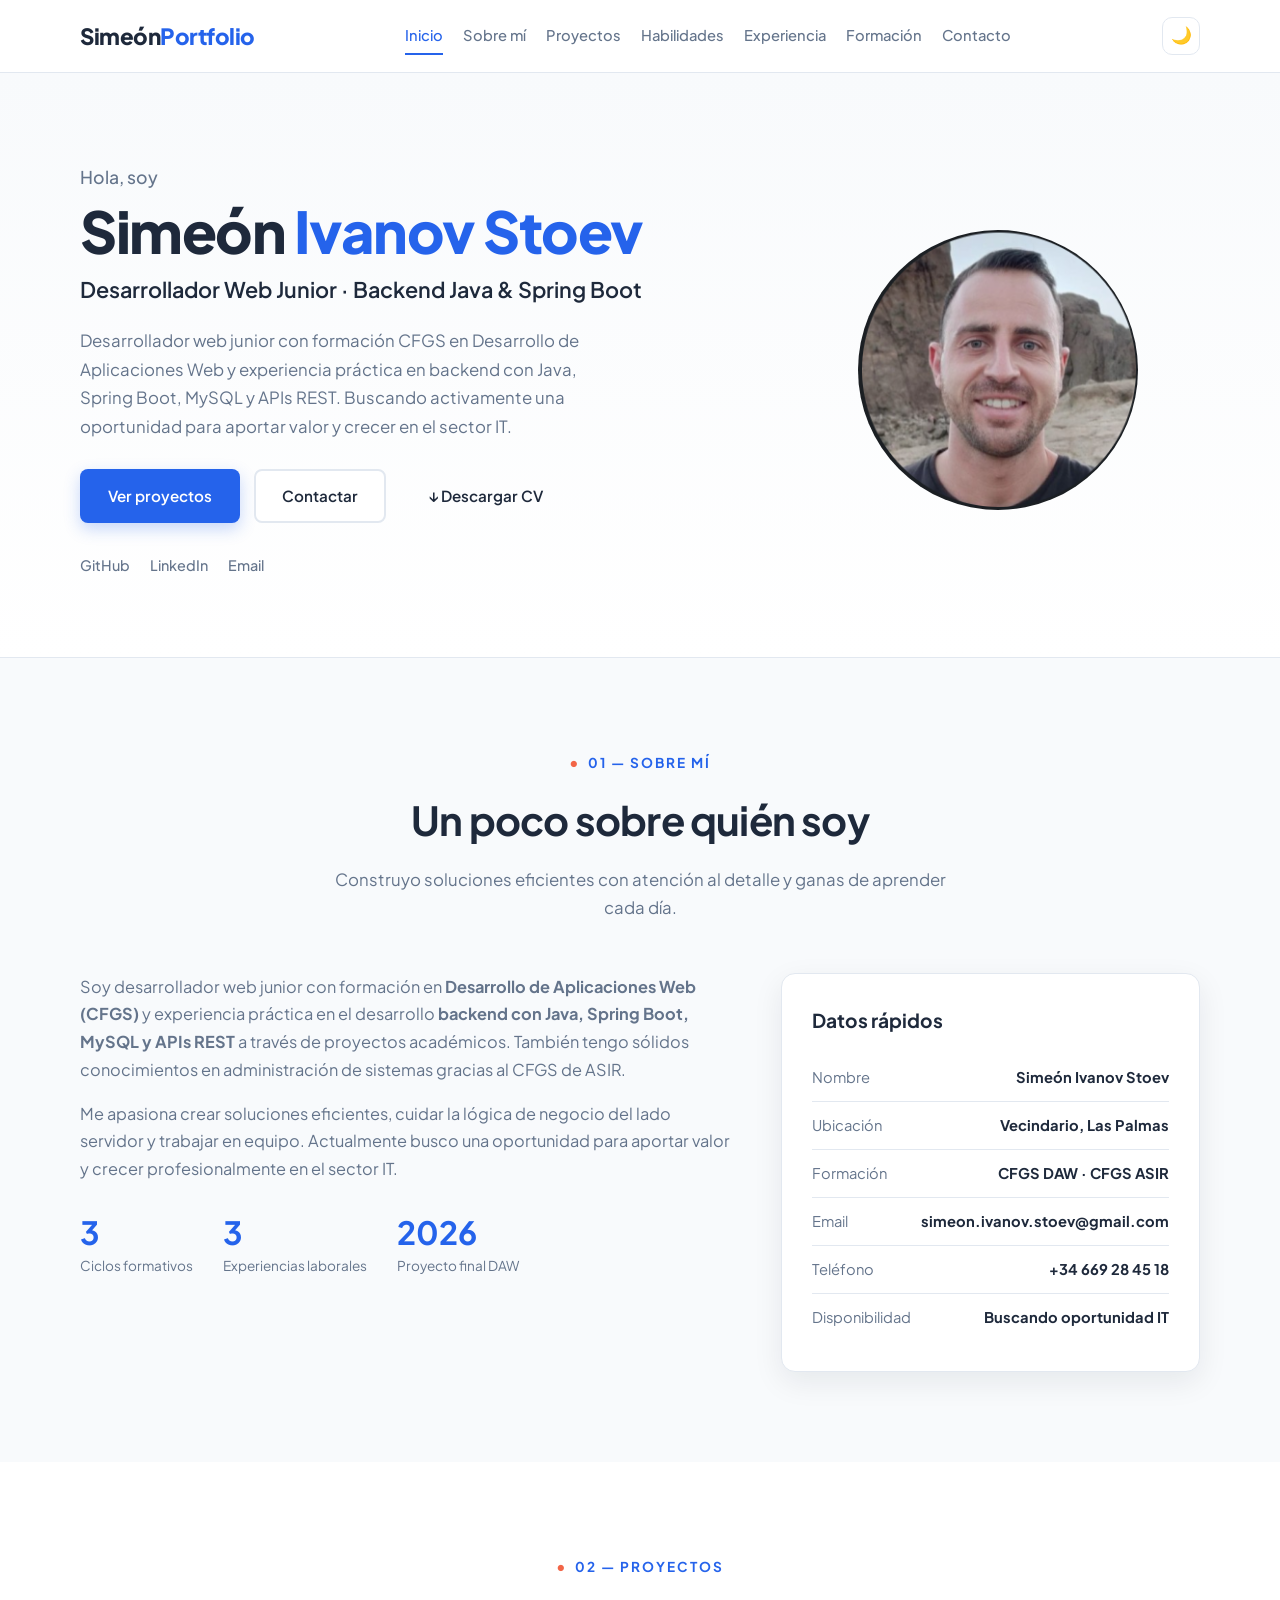
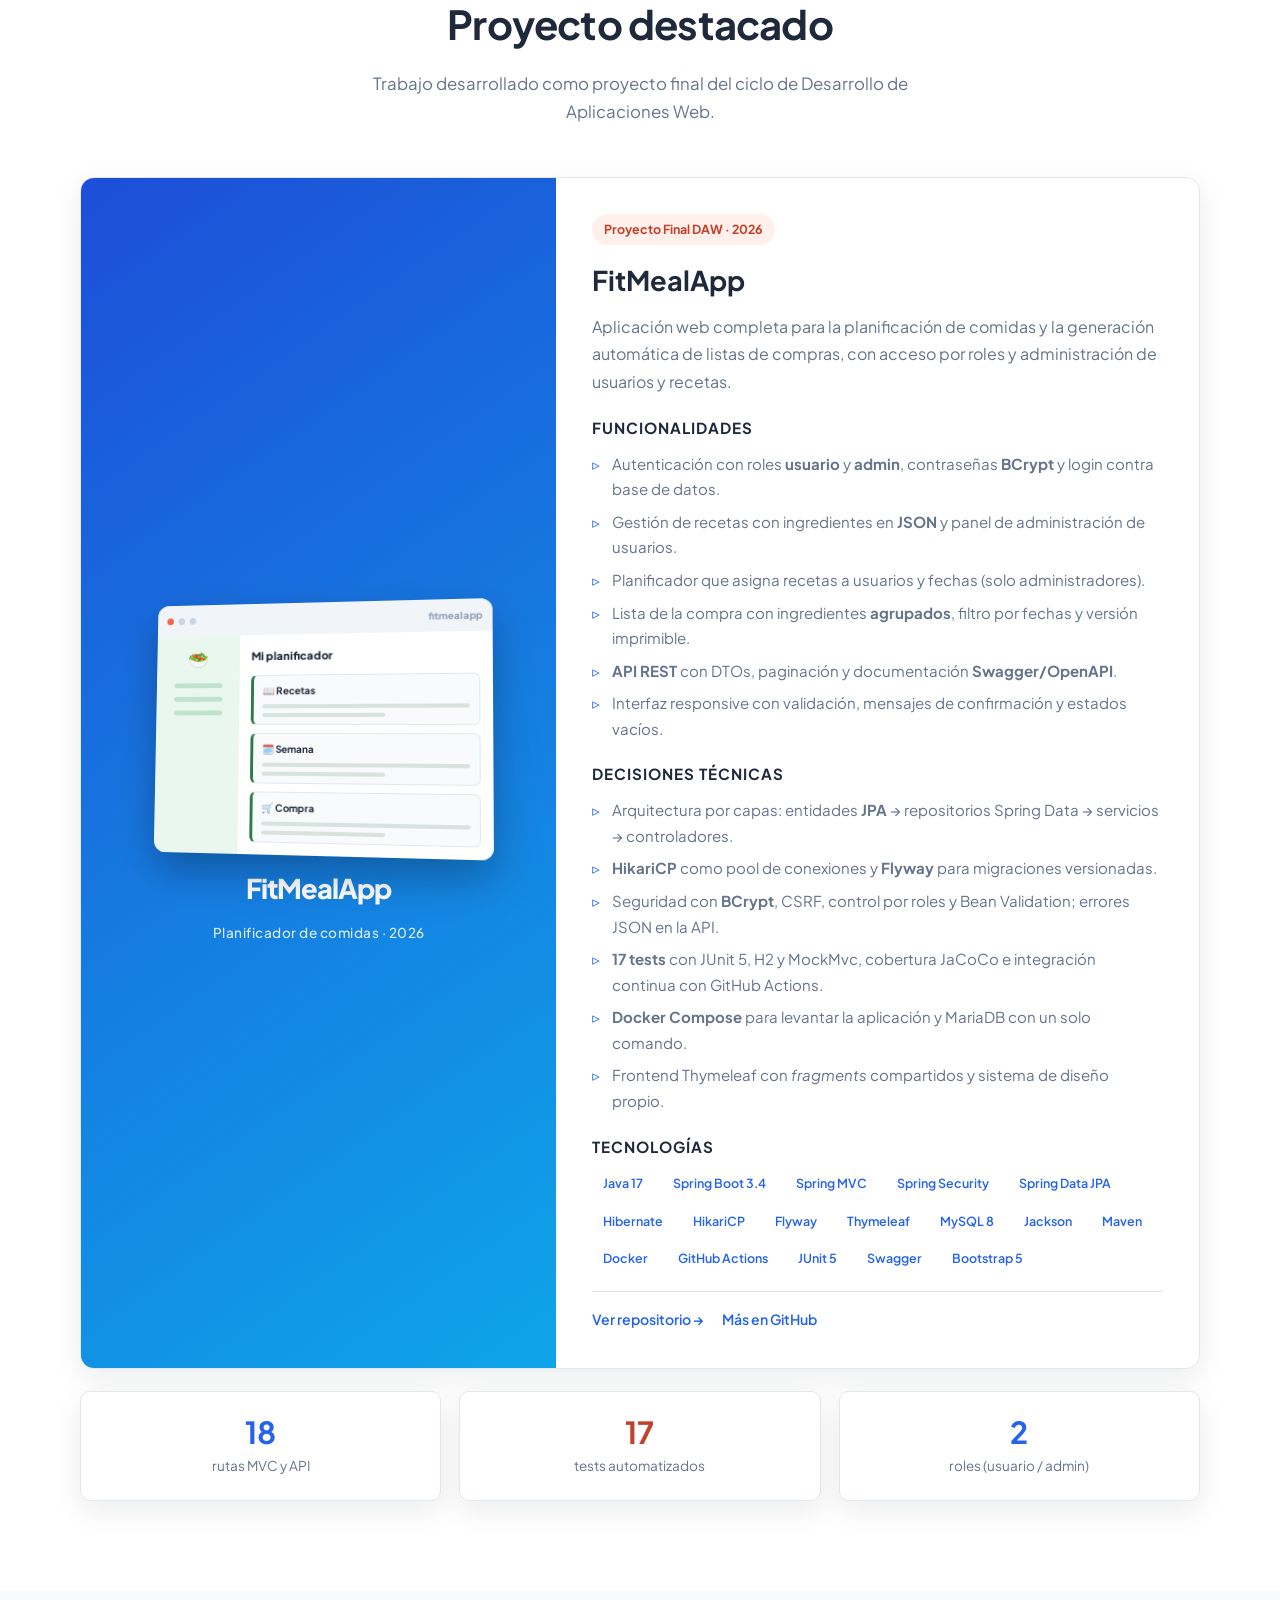
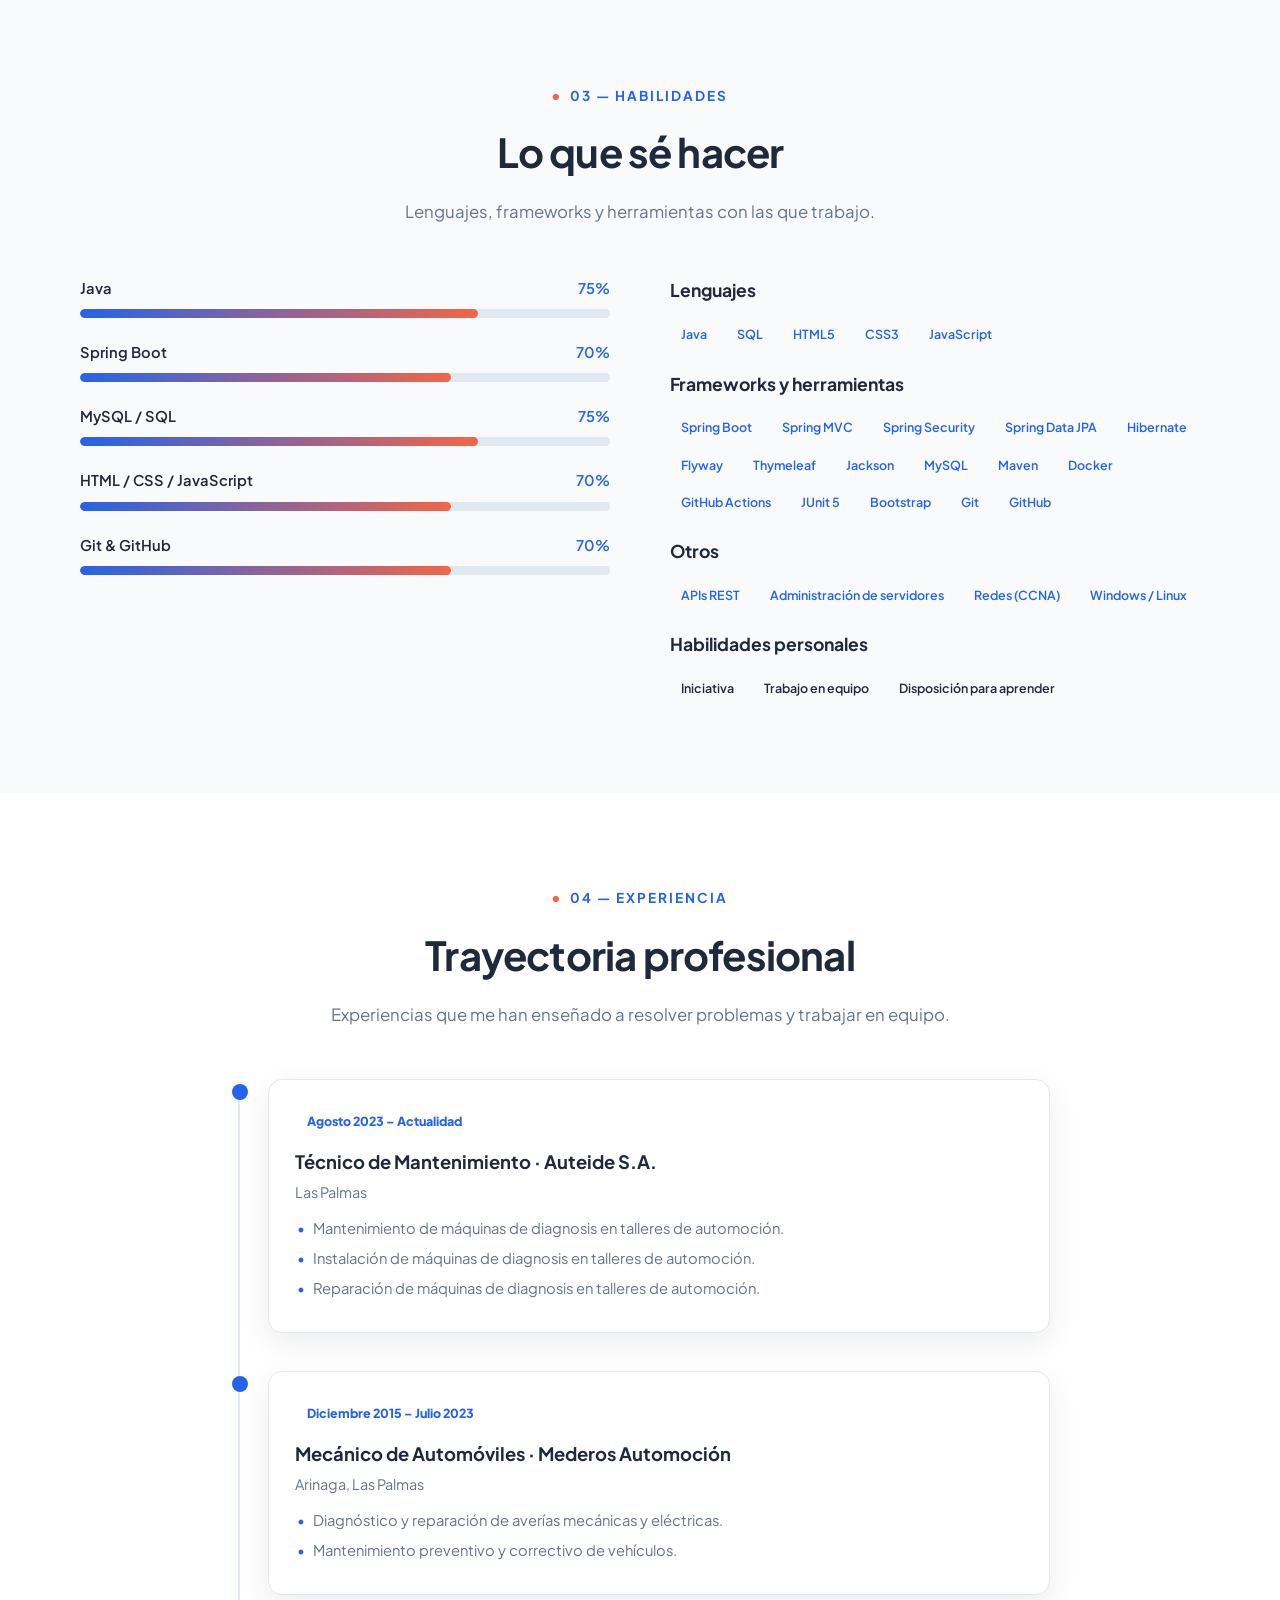
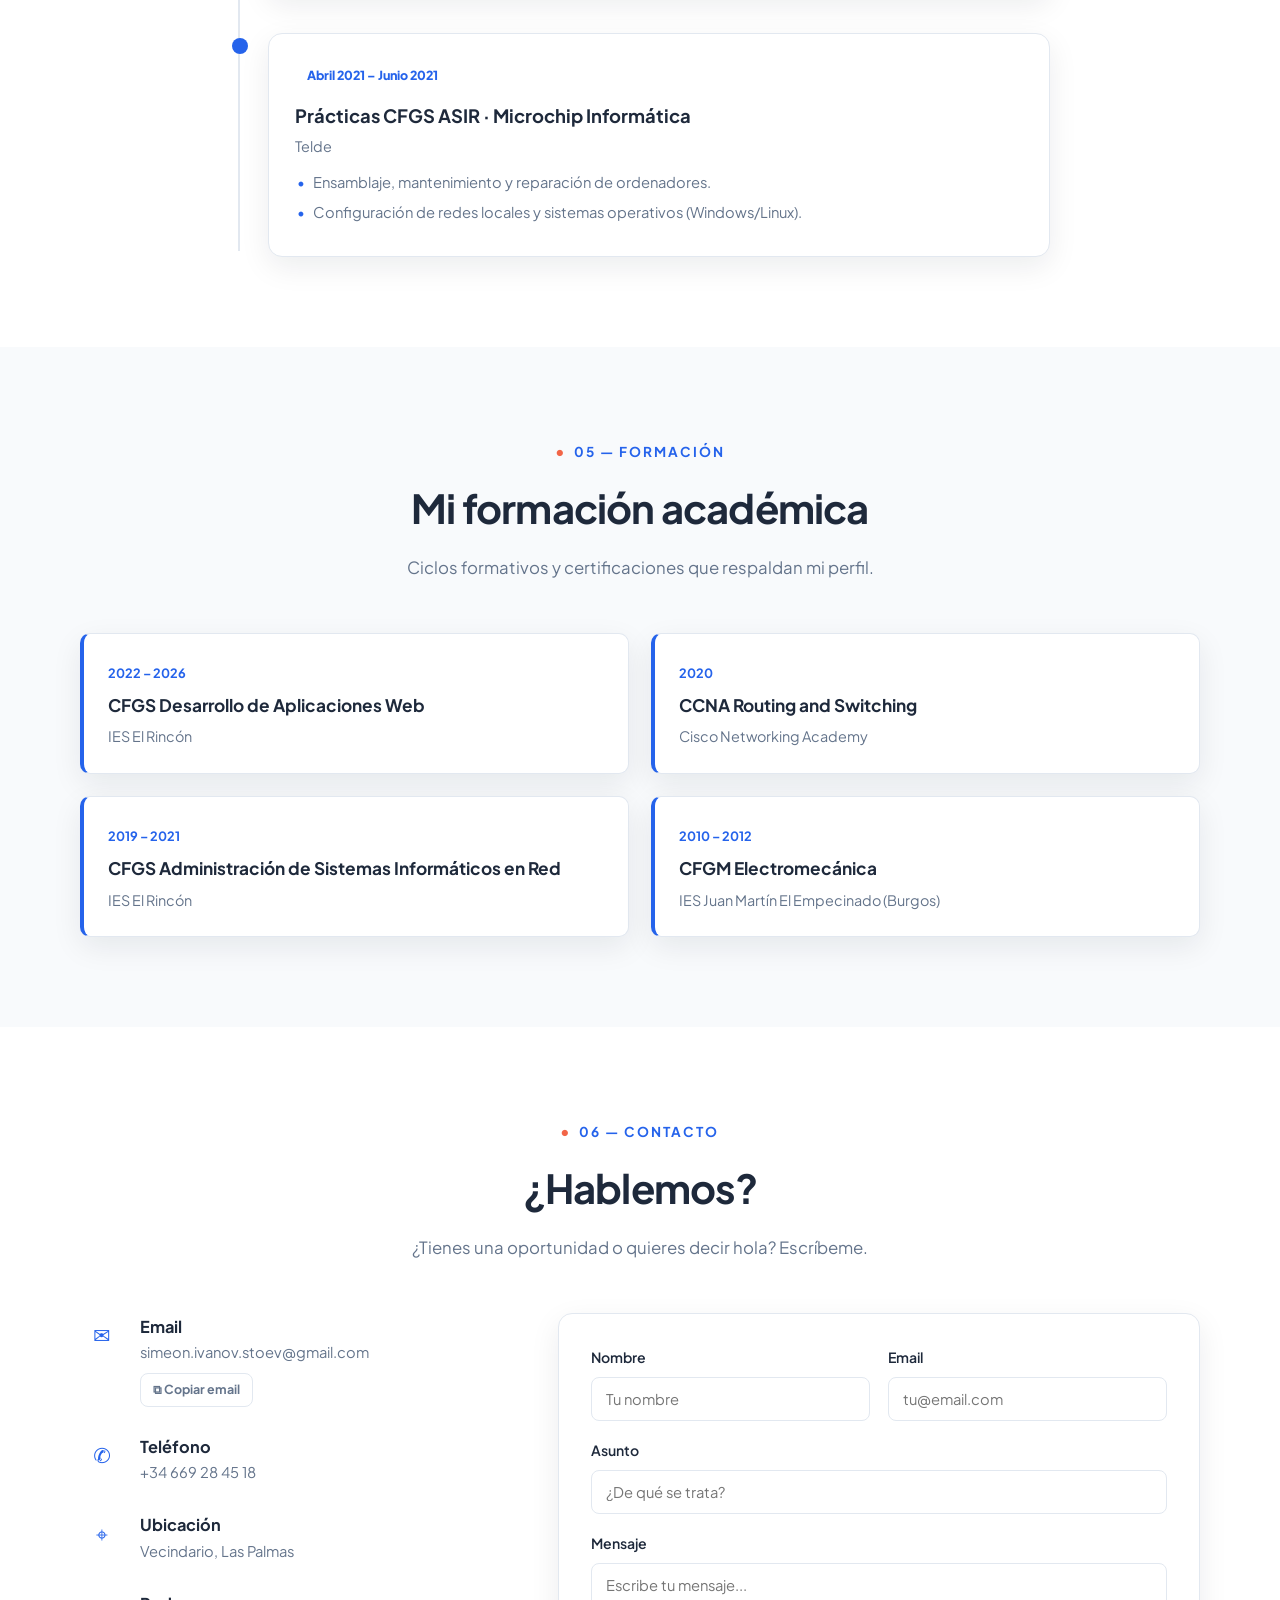
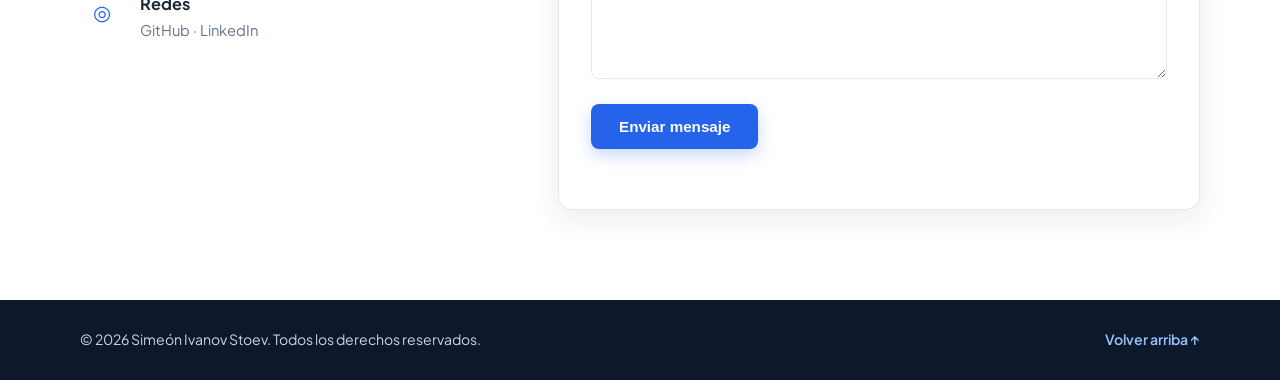
<file: index.html>
<!DOCTYPE html>
<html lang="es">
<head>
  <meta charset="UTF-8" />
  <meta name="viewport" content="width=device-width, initial-scale=1.0" />
  <title>Simeón Ivanov Stoev | Desarrollador Web Junior</title>
  <meta name="description" content="Portfolio de Simeón Ivanov Stoev: proyectos, habilidades, experiencia y formación en desarrollo web y sistemas." />
  <meta property="og:type" content="website" />
  <meta property="og:url" content="https://icemangtr1990.github.io/" />
  <meta property="og:title" content="Simeón Ivanov Stoev | Desarrollador Web Junior" />
  <meta property="og:description" content="Desarrollador Web Junior especializado en Java y Spring Boot. Proyectos, habilidades y contacto." />
  <meta property="og:image" content="https://icemangtr1990.github.io/foto.png" />
  <meta name="twitter:card" content="summary" />
  <link rel="icon" href="data:image/svg+xml,<svg xmlns=%22http://www.w3.org/2000/svg%22 viewBox=%220 0 100 100%22><text y=%22.9em%22 font-size=%2290%22>💻</text></svg>" />
  <link rel="preconnect" href="https://fonts.googleapis.com" />
  <link rel="preconnect" href="https://fonts.gstatic.com" crossorigin />
  <link href="https://fonts.googleapis.com/css2?family=Plus+Jakarta+Sans:wght@400;500;600;700;800&display=swap" rel="stylesheet" />
  <link rel="stylesheet" href="styles.css?v=4" />
</head>
<body>
  <a href="#contenido" class="skip-link">Saltar al contenido principal</a>
  <div class="scroll-progress" id="scrollProgress" aria-hidden="true"></div>
  <!-- ============ HEADER / NAV ============ -->
  <header class="site-header">
    <div class="container header-inner">
      <a href="#inicio" class="logo">Simeón<span>Portfolio</span></a>

      <nav class="nav" id="nav">
        <a href="#inicio" class="nav-link active">Inicio</a>
        <a href="#sobre-mi" class="nav-link">Sobre mí</a>
        <a href="#proyectos" class="nav-link">Proyectos</a>
        <a href="#habilidades" class="nav-link">Habilidades</a>
        <a href="#experiencia" class="nav-link">Experiencia</a>
        <a href="#formacion" class="nav-link">Formación</a>
        <a href="#contacto" class="nav-link">Contacto</a>
      </nav>

      <div class="header-actions">
        <button class="theme-toggle" id="themeToggle" aria-label="Cambiar a modo oscuro" title="Cambiar tema">
          <span class="theme-icon" aria-hidden="true">🌙</span>
        </button>
        <button class="menu-toggle" id="menuToggle" aria-label="Abrir menú" aria-expanded="false">
          <span></span><span></span><span></span>
        </button>
      </div>
    </div>
  </header>

  <main id="contenido">
    <!-- ============ HERO / INICIO ============ -->
    <section id="inicio" class="hero">
      <div class="container hero-inner">
        <div class="hero-text reveal">
          <p class="greeting">Hola, soy</p>
          <h1 class="hero-title">Simeón <span class="accent">Ivanov Stoev</span></h1>
          <h2 class="hero-subtitle">Desarrollador Web Junior · Backend Java &amp; Spring Boot</h2>
          <p class="hero-desc">
            Desarrollador web junior con formación CFGS en Desarrollo de Aplicaciones Web y
            experiencia práctica en backend con Java, Spring Boot, MySQL y APIs REST.
            Buscando activamente una oportunidad para aportar valor y crecer en el sector IT.
          </p>
          <div class="hero-actions">
            <a href="#proyectos" class="btn btn-primary">Ver proyectos</a>
            <a href="#contacto" class="btn btn-outline">Contactar</a>
            <a href="CV-Simeon-Ivanov-Stoev.pdf" download class="btn btn-ghost">↓ Descargar CV</a>
          </div>
          <div class="social-links">
            <a href="https://github.com/Icemangtr1990" target="_blank" rel="noopener">GitHub</a>
            <a href="https://www.linkedin.com/in/sime%C3%B3n-ivanov-steov-91034862" target="_blank" rel="noopener">LinkedIn</a>
            <a href="mailto:simeon.ivanov.stoev@gmail.com">Email</a>
          </div>
        </div>
        <div class="hero-visual reveal">
          <div class="avatar-frame">
            <img src="foto.png" alt="Foto de Simeón Ivanov Stoev" class="avatar" />
          </div>
        </div>
      </div>
    </section>

    <!-- ============ SOBRE MÍ ============ -->
    <section id="sobre-mi" class="section section-alt">
      <div class="container">
        <div class="section-heading reveal">
          <span class="section-label">01 — Sobre mí</span>
          <h2>Un poco sobre quién soy</h2>
          <p class="section-lead">Construyo soluciones eficientes con atención al detalle y ganas de aprender cada día.</p>
        </div>

        <div class="about-grid">
          <div class="about-text reveal">
            <p>
              Soy desarrollador web junior con formación en <strong>Desarrollo de Aplicaciones Web (CFGS)</strong>
              y experiencia práctica en el desarrollo <strong>backend con Java, Spring Boot, MySQL y APIs REST</strong>
              a través de proyectos académicos. También tengo sólidos conocimientos en administración de sistemas
              gracias al CFGS de ASIR.
            </p>
            <p>
              Me apasiona crear soluciones eficientes, cuidar la lógica de negocio del lado servidor y trabajar
              en equipo. Actualmente busco una oportunidad para aportar valor y crecer profesionalmente en el
              sector IT.
            </p>
            <div class="stats">
              <div class="stat"><strong>3</strong><span>Ciclos formativos</span></div>
              <div class="stat"><strong>3</strong><span>Experiencias laborales</span></div>
              <div class="stat"><strong>2026</strong><span>Proyecto final DAW</span></div>
            </div>
          </div>
          <div class="about-card reveal">
            <h3>Datos rápidos</h3>
            <ul class="info-list">
              <li><span>Nombre</span><strong>Simeón Ivanov Stoev</strong></li>
              <li><span>Ubicación</span><strong>Vecindario, Las Palmas</strong></li>
              <li><span>Formación</span><strong>CFGS DAW · CFGS ASIR</strong></li>
              <li><span>Email</span><strong>simeon.ivanov.stoev@gmail.com</strong></li>
              <li><span>Teléfono</span><strong>+34 669 28 45 18</strong></li>
              <li><span>Disponibilidad</span><strong>Buscando oportunidad IT</strong></li>
            </ul>
          </div>
        </div>
      </div>
    </section>

    <!-- ============ PROYECTOS ============ -->
    <section id="proyectos" class="section">
      <div class="container">
        <div class="section-heading reveal">
          <span class="section-label">02 — Proyectos</span>
          <h2>Proyecto destacado</h2>
          <p class="section-lead">Trabajo desarrollado como proyecto final del ciclo de Desarrollo de Aplicaciones Web.</p>
        </div>

        <article class="featured-project reveal">
          <div class="featured-visual">
            <div class="mockup-window" aria-hidden="true">
              <div class="mockup-bar"><span></span><span></span><span></span><em>fitmealapp</em></div>
              <div class="mockup-body">
                <div class="mockup-side">
                  <b>🥗</b><i></i><i></i><i></i>
                </div>
                <div class="mockup-main">
                  <div class="mockup-heading">Mi planificador</div>
                  <div class="mockup-cards">
                    <div class="mockup-card"><b>📖 Recetas</b><i></i><i></i></div>
                    <div class="mockup-card"><b>🗓️ Semana</b><i></i><i></i></div>
                    <div class="mockup-card"><b>🛒 Compra</b><i></i><i></i></div>
                  </div>
                </div>
              </div>
            </div>
            <span class="mockup-title">FitMealApp</span>
            <small>Planificador de comidas · 2026</small>
          </div>
          <div class="featured-body">
            <span class="project-badge">Proyecto Final DAW · 2026</span>
            <h3>FitMealApp</h3>
            <p>
              Aplicación web completa para la planificación de comidas y la generación automática
              de listas de compras, con acceso por roles y administración de usuarios y recetas.
            </p>

            <h4>Funcionalidades</h4>
            <ul class="featured-list">
              <li>Autenticación con roles <strong>usuario</strong> y <strong>admin</strong>, contraseñas <strong>BCrypt</strong> y login contra base de datos.</li>
              <li>Gestión de recetas con ingredientes en <strong>JSON</strong> y panel de administración de usuarios.</li>
              <li>Planificador que asigna recetas a usuarios y fechas (solo administradores).</li>
              <li>Lista de la compra con ingredientes <strong>agrupados</strong>, filtro por fechas y versión imprimible.</li>
              <li><strong>API REST</strong> con DTOs, paginación y documentación <strong>Swagger/OpenAPI</strong>.</li>
              <li>Interfaz responsive con validación, mensajes de confirmación y estados vacíos.</li>
            </ul>

            <h4>Decisiones técnicas</h4>
            <ul class="featured-list">
              <li>Arquitectura por capas: entidades <strong>JPA</strong> → repositorios Spring Data → servicios → controladores.</li>
              <li><strong>HikariCP</strong> como pool de conexiones y <strong>Flyway</strong> para migraciones versionadas.</li>
              <li>Seguridad con <strong>BCrypt</strong>, CSRF, control por roles y Bean Validation; errores JSON en la API.</li>
              <li><strong>17 tests</strong> con JUnit 5, H2 y MockMvc, cobertura JaCoCo e integración continua con GitHub Actions.</li>
              <li><strong>Docker Compose</strong> para levantar la aplicación y MariaDB con un solo comando.</li>
              <li>Frontend Thymeleaf con <em>fragments</em> compartidos y sistema de diseño propio.</li>
            </ul>

            <h4>Tecnologías</h4>
            <div class="tags">
              <span>Java 17</span><span>Spring Boot 3.4</span><span>Spring MVC</span>
              <span>Spring Security</span><span>Spring Data JPA</span><span>Hibernate</span>
              <span>HikariCP</span><span>Flyway</span><span>Thymeleaf</span><span>MySQL 8</span>
              <span>Jackson</span><span>Maven</span><span>Docker</span><span>GitHub Actions</span>
              <span>JUnit 5</span><span>Swagger</span><span>Bootstrap 5</span>
            </div>
            <div class="project-links">
              <a href="https://github.com/Icemangtr1990/FitMealApp" target="_blank" rel="noopener">Ver repositorio →</a>
              <a href="https://github.com/Icemangtr1990" target="_blank" rel="noopener">Más en GitHub</a>
            </div>
          </div>
        </article>

        <div class="project-highlights reveal">
          <div class="highlight"><strong>18</strong><span>rutas MVC y API</span></div>
          <div class="highlight"><strong>17</strong><span>tests automatizados</span></div>
          <div class="highlight"><strong>2</strong><span>roles (usuario / admin)</span></div>
        </div>
      </div>
    </section>

    <!-- ============ HABILIDADES ============ -->
    <section id="habilidades" class="section section-alt">
      <div class="container">
        <div class="section-heading reveal">
          <span class="section-label">03 — Habilidades</span>
          <h2>Lo que sé hacer</h2>
          <p class="section-lead">Lenguajes, frameworks y herramientas con las que trabajo.</p>
        </div>

        <div class="skills-layout">
          <div class="skills-bars reveal">
            <div class="skill">
              <div class="skill-info"><span>Java</span><span>75%</span></div>
              <div class="bar"><span style="--level: 75%"></span></div>
            </div>
            <div class="skill">
              <div class="skill-info"><span>Spring Boot</span><span>70%</span></div>
              <div class="bar"><span style="--level: 70%"></span></div>
            </div>
            <div class="skill">
              <div class="skill-info"><span>MySQL / SQL</span><span>75%</span></div>
              <div class="bar"><span style="--level: 75%"></span></div>
            </div>
            <div class="skill">
              <div class="skill-info"><span>HTML / CSS / JavaScript</span><span>70%</span></div>
              <div class="bar"><span style="--level: 70%"></span></div>
            </div>
            <div class="skill">
              <div class="skill-info"><span>Git &amp; GitHub</span><span>70%</span></div>
              <div class="bar"><span style="--level: 70%"></span></div>
            </div>
          </div>

          <div class="skills-tags reveal">
            <h3>Lenguajes</h3>
            <div class="tag-cloud">
              <span>Java</span><span>SQL</span><span>HTML5</span><span>CSS3</span><span>JavaScript</span>
            </div>
            <h3>Frameworks y herramientas</h3>
            <div class="tag-cloud">
              <span>Spring Boot</span><span>Spring MVC</span><span>Spring Security</span>
              <span>Spring Data JPA</span><span>Hibernate</span><span>Flyway</span>
              <span>Thymeleaf</span><span>Jackson</span><span>MySQL</span>
              <span>Maven</span><span>Docker</span><span>GitHub Actions</span>
              <span>JUnit 5</span><span>Bootstrap</span><span>Git</span><span>GitHub</span>
            </div>
            <h3>Otros</h3>
            <div class="tag-cloud">
              <span>APIs REST</span><span>Administración de servidores</span>
              <span>Redes (CCNA)</span><span>Windows / Linux</span>
            </div>
            <h3>Habilidades personales</h3>
            <div class="tag-cloud soft">
              <span>Iniciativa</span><span>Trabajo en equipo</span><span>Disposición para aprender</span>
            </div>
          </div>
        </div>
      </div>
    </section>

    <!-- ============ EXPERIENCIA ============ -->
    <section id="experiencia" class="section">
      <div class="container">
        <div class="section-heading reveal">
          <span class="section-label">04 — Experiencia</span>
          <h2>Trayectoria profesional</h2>
          <p class="section-lead">Experiencias que me han enseñado a resolver problemas y trabajar en equipo.</p>
        </div>

        <div class="timeline">
          <article class="timeline-item reveal">
            <div class="timeline-marker"></div>
            <div class="timeline-content">
              <span class="timeline-date">Agosto 2023 – Actualidad</span>
              <h3>Técnico de Mantenimiento · Auteide S.A.</h3>
              <p class="timeline-place">Las Palmas</p>
              <ul>
                <li>Mantenimiento de máquinas de diagnosis en talleres de automoción.</li>
                <li>Instalación de máquinas de diagnosis en talleres de automoción.</li>
                <li>Reparación de máquinas de diagnosis en talleres de automoción.</li>
              </ul>
            </div>
          </article>

          <article class="timeline-item reveal">
            <div class="timeline-marker"></div>
            <div class="timeline-content">
              <span class="timeline-date">Diciembre 2015 – Julio 2023</span>
              <h3>Mecánico de Automóviles · Mederos Automoción</h3>
              <p class="timeline-place">Arinaga, Las Palmas</p>
              <ul>
                <li>Diagnóstico y reparación de averías mecánicas y eléctricas.</li>
                <li>Mantenimiento preventivo y correctivo de vehículos.</li>
              </ul>
            </div>
          </article>

          <article class="timeline-item reveal">
            <div class="timeline-marker"></div>
            <div class="timeline-content">
              <span class="timeline-date">Abril 2021 – Junio 2021</span>
              <h3>Prácticas CFGS ASIR · Microchip Informática</h3>
              <p class="timeline-place">Telde</p>
              <ul>
                <li>Ensamblaje, mantenimiento y reparación de ordenadores.</li>
                <li>Configuración de redes locales y sistemas operativos (Windows/Linux).</li>
              </ul>
            </div>
          </article>
        </div>
      </div>
    </section>

    <!-- ============ FORMACIÓN ============ -->
    <section id="formacion" class="section section-alt">
      <div class="container">
        <div class="section-heading reveal">
          <span class="section-label">05 — Formación</span>
          <h2>Mi formación académica</h2>
          <p class="section-lead">Ciclos formativos y certificaciones que respaldan mi perfil.</p>
        </div>

        <div class="education-grid">
          <article class="edu-card reveal">
            <span class="edu-year">2022 – 2026</span>
            <h3>CFGS Desarrollo de Aplicaciones Web</h3>
            <p class="edu-place">IES El Rincón</p>
          </article>
          <article class="edu-card reveal">
            <span class="edu-year">2020</span>
            <h3>CCNA Routing and Switching</h3>
            <p class="edu-place">Cisco Networking Academy</p>
          </article>
          <article class="edu-card reveal">
            <span class="edu-year">2019 – 2021</span>
            <h3>CFGS Administración de Sistemas Informáticos en Red</h3>
            <p class="edu-place">IES El Rincón</p>
          </article>
          <article class="edu-card reveal">
            <span class="edu-year">2010 – 2012</span>
            <h3>CFGM Electromecánica</h3>
            <p class="edu-place">IES Juan Martín El Empecinado (Burgos)</p>
          </article>
        </div>
      </div>
    </section>

    <!-- ============ CONTACTO ============ -->
    <section id="contacto" class="section">
      <div class="container">
        <div class="section-heading reveal">
          <span class="section-label">06 — Contacto</span>
          <h2>¿Hablemos?</h2>
          <p class="section-lead">¿Tienes una oportunidad o quieres decir hola? Escríbeme.</p>
        </div>

        <div class="contact-layout">
          <div class="contact-info reveal">
            <div class="contact-item">
              <div class="contact-icon">✉</div>
              <div>
                <h3>Email</h3>
                <p>simeon.ivanov.stoev@gmail.com</p>
                <button type="button" class="copy-btn" id="copyEmail" data-email="simeon.ivanov.stoev@gmail.com"
                        aria-label="Copiar dirección de email">⧉ Copiar email</button>
              </div>
            </div>
            <div class="contact-item">
              <div class="contact-icon">✆</div>
              <div><h3>Teléfono</h3><p>+34 669 28 45 18</p></div>
            </div>
            <div class="contact-item">
              <div class="contact-icon">⌖</div>
              <div><h3>Ubicación</h3><p>Vecindario, Las Palmas</p></div>
            </div>
            <div class="contact-item">
              <div class="contact-icon">◎</div>
              <div><h3>Redes</h3><p>GitHub · LinkedIn</p></div>
            </div>
          </div>

          <form class="contact-form reveal" id="contactForm"
                action="https://formsubmit.co/simeon.ivanov.stoev@gmail.com" method="POST">
            <input type="hidden" name="_subject" value="Nuevo mensaje desde el portfolio" />
            <input type="hidden" name="_captcha" value="false" />
            <input type="hidden" name="_template" value="table" />
            <input type="hidden" name="_next" value="https://icemangtr1990.github.io/gracias.html" />
            <div class="form-row">
              <div class="form-group">
                <label for="nombre">Nombre</label>
                <input type="text" id="nombre" name="nombre" placeholder="Tu nombre" required />
              </div>
              <div class="form-group">
                <label for="email">Email</label>
                <input type="email" id="email" name="email" placeholder="tu@email.com" required />
              </div>
            </div>
            <div class="form-group">
              <label for="asunto">Asunto</label>
              <input type="text" id="asunto" name="asunto" placeholder="¿De qué se trata?" />
            </div>
            <div class="form-group">
              <label for="mensaje">Mensaje</label>
              <textarea id="mensaje" name="mensaje" rows="5" placeholder="Escribe tu mensaje..." required></textarea>
            </div>
            <button type="submit" class="btn btn-primary">Enviar mensaje</button>
            <p class="form-status" id="formStatus" role="status"></p>
          </form>
        </div>
      </div>
    </section>
  </main>

  <!-- ============ FOOTER ============ -->
  <footer class="site-footer">
    <div class="container footer-inner">
      <p>&copy; <span id="year"></span> Simeón Ivanov Stoev. Todos los derechos reservados.</p>
      <a href="#inicio" class="back-to-top">Volver arriba ↑</a>
    </div>
  </footer>

  <script src="script.js?v=2"></script>
</body>
</html>
</file>
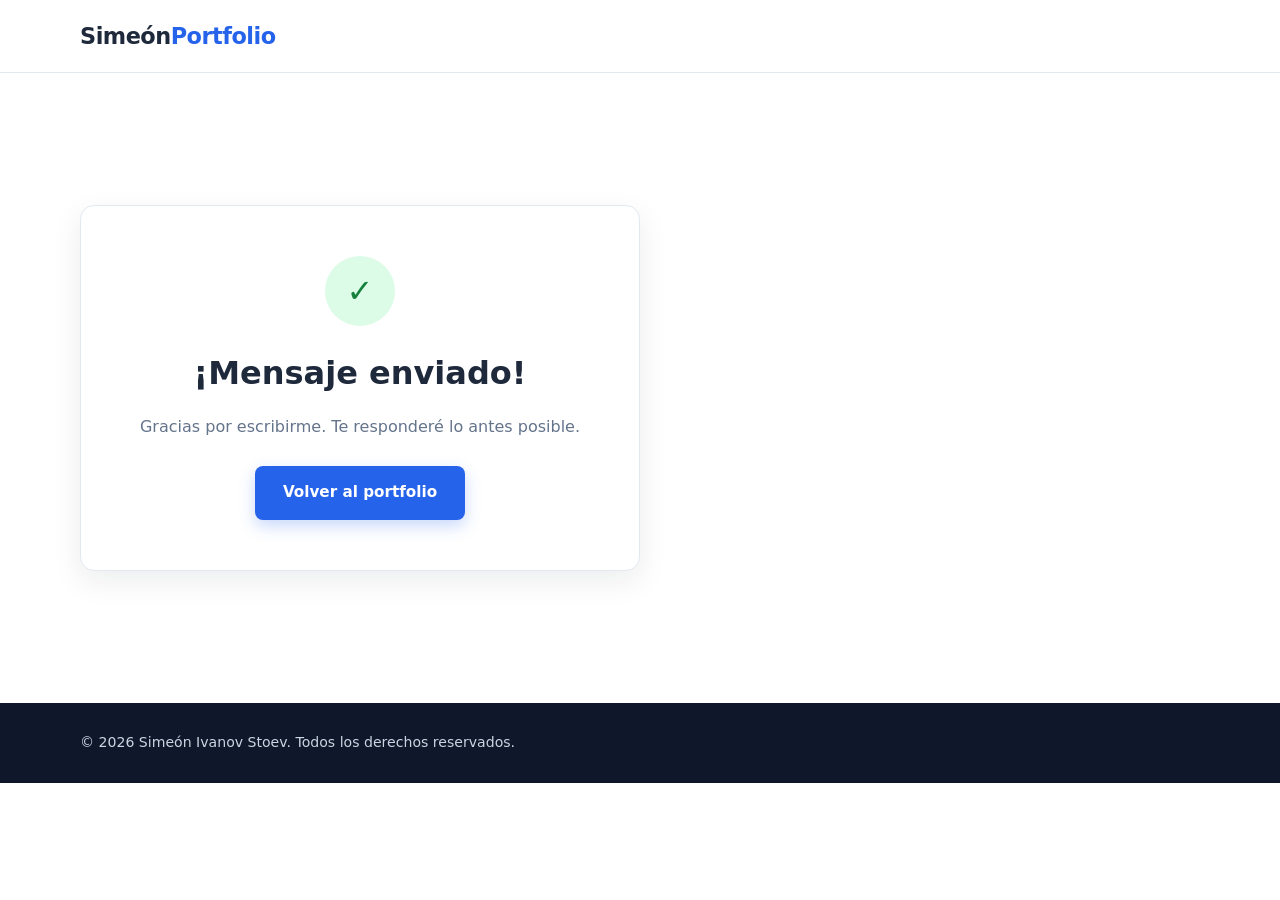
<file: gracias.html>
<!DOCTYPE html>
<html lang="es">
<head>
  <meta charset="UTF-8" />
  <meta name="viewport" content="width=device-width, initial-scale=1.0" />
  <title>Mensaje enviado | Simeón Ivanov Stoev</title>
  <link rel="stylesheet" href="styles.css?v=4" />
  <style>
    .thanks-page { min-height: 70vh; display: flex; align-items: center; justify-content: center; text-align: center; }
    .thanks-box { background: var(--card); border: 1px solid var(--border); border-radius: var(--radius); padding: 50px 40px; box-shadow: var(--shadow); max-width: 560px; }
    .thanks-icon { width: 70px; height: 70px; margin: 0 auto 20px; border-radius: 50%; background: #dcfce7; color: #15803d; display: flex; align-items: center; justify-content: center; font-size: 2rem; }
    .thanks-box h1 { font-size: 2rem; margin-bottom: 12px; }
    .thanks-box p { color: var(--text-muted); margin-bottom: 26px; }
  </style>
</head>
<body>
  <header class="site-header">
    <div class="container header-inner">
      <a href="index.html" class="logo">Simeón<span>Portfolio</span></a>
    </div>
  </header>

  <main class="thanks-page">
    <div class="container">
      <div class="thanks-box">
        <div class="thanks-icon">✓</div>
        <h1>¡Mensaje enviado!</h1>
        <p>Gracias por escribirme. Te responderé lo antes posible.</p>
        <a href="index.html" class="btn btn-primary">Volver al portfolio</a>
      </div>
    </div>
  </main>

  <footer class="site-footer">
    <div class="container footer-inner">
      <p>&copy; <span id="year"></span> Simeón Ivanov Stoev. Todos los derechos reservados.</p>
    </div>
  </footer>

  <script>document.getElementById("year").textContent = new Date().getFullYear();</script>
</body>
</html>
</file>
<file: styles.css>
/* ===================== BASE ===================== */
:root {
  --primary: #2563eb;
  --primary-dark: #1d4ed8;
  --accent: #0ea5e9;
  --text: #1e293b;
  --text-muted: #64748b;
  --bg: #ffffff;
  --bg-alt: #f8fafc;
  --border: #e2e8f0;
  --card: #ffffff;
  --shadow: 0 10px 30px rgba(15, 23, 42, 0.08);
  --shadow-hover: 0 18px 40px rgba(15, 23, 42, 0.14);
  --radius: 14px;
  --max-w: 1120px;

  /* Acento cálido */
  --warm: #f26547;
  --warm-dark: #c2412b;
  --warm-soft: #fff0eb;

  /* Superficies (cambian con el tema) */
  --soft: var(--soft);
  --soft-2: var(--soft-2);
  --bar-bg: #e2e8f0;
  --header-bg: rgba(255, 255, 255, 0.92);
  --hero-bg: linear-gradient(180deg, #f8fafc 0%, #ffffff 100%);
  --input-bg: #ffffff;
}

html[data-theme="dark"] {
  --bg: #0b1220;
  --bg-alt: #111d30;
  --text: #e8eef7;
  --text-muted: #9db0c6;
  --border: #263752;
  --card: #121f33;
  --soft: #16294a;
  --soft-2: #1a2b43;
  --bar-bg: #263752;
  --header-bg: rgba(11, 18, 32, 0.92);
  --hero-bg: linear-gradient(180deg, #132344 0%, #0b1220 100%);
  --input-bg: #121f33;
  --shadow: 0 10px 30px rgba(0, 0, 0, 0.35);
  --shadow-hover: 0 18px 40px rgba(0, 0, 0, 0.55);
  --warm-soft: #3a201c;
}

* { margin: 0; padding: 0; box-sizing: border-box; }

html { scroll-behavior: smooth; scroll-padding-top: 80px; }

body {
  font-family: "Plus Jakarta Sans", "Segoe UI", system-ui, -apple-system, sans-serif;
  color: var(--text);
  background: var(--bg);
  line-height: 1.7;
  -webkit-font-smoothing: antialiased;
}

a { text-decoration: none; color: inherit; }
img { max-width: 100%; display: block; }
ul { list-style: none; }

.container { width: 90%; max-width: var(--max-w); margin: 0 auto; }

/* Accesibilidad: enlace para saltar al contenido */
.skip-link {
  position: fixed;
  top: -60px; left: 16px;
  z-index: 200;
  background: var(--primary);
  color: #fff;
  padding: 10px 16px;
  border-radius: 8px;
  font-weight: 700;
  transition: top 0.2s ease;
}
.skip-link:focus { top: 12px; color: #fff; }

/* Barra de progreso de lectura */
.scroll-progress {
  position: fixed;
  top: 0; left: 0;
  height: 3px;
  width: 0;
  background: linear-gradient(90deg, var(--primary), var(--warm));
  z-index: 150;
  transition: width 0.1s linear;
}

:focus-visible {
  outline: 3px solid rgba(37, 99, 235, 0.45);
  outline-offset: 3px;
  border-radius: 4px;
}

/* Botón fantasma (secundario transparente) */
.btn-ghost {
  background: transparent;
  border-color: var(--border);
  color: var(--text);
}
.btn-ghost:hover { background: var(--soft); border-color: var(--primary); color: var(--primary); }

/* ===================== HEADER ===================== */
.site-header {
  position: sticky;
  top: 0;
  z-index: 100;
  background: var(--header-bg);
  backdrop-filter: blur(10px);
  border-bottom: 1px solid var(--border);
}

.header-inner {
  display: flex;
  align-items: center;
  justify-content: space-between;
  min-height: 72px;
}

.logo { font-size: 1.4rem; font-weight: 800; letter-spacing: -0.5px; color: var(--text); }
.logo span { color: var(--primary); }

.header-actions { display: flex; align-items: center; gap: 6px; }
.theme-toggle {
  display: grid;
  place-items: center;
  width: 38px; height: 38px;
  border: 1px solid var(--border);
  border-radius: 10px;
  background: var(--card);
  cursor: pointer;
  font-size: 1.05rem;
  transition: transform 0.25s ease, border-color 0.25s ease, background 0.25s ease;
}
.theme-toggle:hover { transform: rotate(18deg) scale(1.06); border-color: var(--warm); }
.theme-icon { line-height: 1; }

.nav { display: flex; gap: 20px; align-items: center; }
.nav-link {
  font-size: 0.92rem;
  font-weight: 500;
  color: var(--text-muted);
  padding: 6px 0;
  position: relative;
  transition: color 0.25s ease;
}
.nav-link::after {
  content: "";
  position: absolute;
  left: 0; bottom: 0;
  width: 0; height: 2px;
  background: var(--primary);
  transition: width 0.25s ease;
}
.nav-link:hover, .nav-link.active { color: var(--primary); }
.nav-link:hover::after, .nav-link.active::after { width: 100%; }

.menu-toggle {
  display: none;
  flex-direction: column;
  gap: 5px;
  background: none;
  border: none;
  cursor: pointer;
  padding: 8px;
}
.menu-toggle span {
  display: block;
  width: 24px; height: 2px;
  background: var(--text);
  border-radius: 2px;
  transition: 0.3s ease;
}

/* ===================== BUTTONS ===================== */
.btn {
  display: inline-block;
  padding: 12px 26px;
  border-radius: 8px;
  font-weight: 600;
  font-size: 0.95rem;
  transition: transform 0.2s ease, background 0.2s ease, box-shadow 0.2s ease;
  cursor: pointer;
  border: 2px solid transparent;
}
.btn:hover { transform: translateY(-2px); }
.btn-primary {
  background: var(--primary);
  color: #fff;
  box-shadow: 0 6px 16px rgba(37, 99, 235, 0.25);
}
.btn-primary:hover { background: var(--primary-dark); box-shadow: 0 10px 22px rgba(37, 99, 235, 0.35); }
.btn-outline { border-color: var(--border); color: var(--text); background: var(--input-bg); }
.btn-outline:hover { border-color: var(--primary); color: var(--primary); }

/* ===================== HERO ===================== */
.hero {
  padding: 90px 0 80px;
  background: var(--hero-bg);
  border-bottom: 1px solid var(--border);
}
.hero-inner {
  display: grid;
  grid-template-columns: 1.3fr 0.8fr;
  gap: 60px;
  align-items: center;
}
.greeting { font-size: 1.1rem; color: var(--text-muted); font-weight: 500; margin-bottom: 6px; }
.hero-title { font-size: clamp(2.3rem, 5vw, 3.6rem); line-height: 1.1; letter-spacing: -1.5px; font-weight: 800; }
.hero-title .accent { color: var(--primary); }
.hero-subtitle { font-size: 1.35rem; color: var(--text); font-weight: 600; margin: 10px 0 18px; }
.hero-desc { color: var(--text-muted); max-width: 540px; font-size: 1.05rem; margin-bottom: 28px; }
.hero-actions { display: flex; gap: 14px; flex-wrap: wrap; }
.social-links { display: flex; gap: 20px; margin-top: 30px; }
.social-links a { color: var(--text-muted); font-weight: 500; font-size: 0.9rem; transition: color 0.2s ease; }
.social-links a:hover { color: var(--primary); }

.avatar-frame {
  position: relative;
  width: 280px; height: 280px;
  margin: 0 auto;
  border-radius: 50%;
  overflow: hidden;
  box-shadow: 0 0 0 12px var(--soft), var(--shadow);
  background: var(--soft);
}
.avatar {
  position: absolute;
  top: 50%; left: 50%;
  width: 112%; height: 112%;
  transform: translate(-50%, -50%);
  object-fit: cover;
  object-position: center;
  display: block;
}

/* ===================== SECTIONS ===================== */
.section { padding: 90px 0; }
.section-alt { background: var(--bg-alt); }
.section-heading { max-width: 640px; margin: 0 auto 50px; text-align: center; }
.section-label { color: var(--primary); font-weight: 700; font-size: 0.85rem; letter-spacing: 2px; text-transform: uppercase; }
.section-label::before { content: "●"; color: var(--warm); font-size: 0.6em; margin-right: 8px; vertical-align: 1px; }
.section-heading h2 { font-size: clamp(1.8rem, 4vw, 2.5rem); letter-spacing: -0.8px; margin: 10px 0 12px; }
.section-lead { color: var(--text-muted); font-size: 1.05rem; }

/* ===================== ABOUT ===================== */
.about-grid { display: grid; grid-template-columns: 1.4fr 0.9fr; gap: 50px; align-items: start; }
.about-text p { color: var(--text-muted); margin-bottom: 16px; font-size: 1.02rem; }
.stats { display: flex; gap: 30px; margin-top: 30px; flex-wrap: wrap; }
.stat strong { display: block; font-size: 2rem; color: var(--primary); line-height: 1.2; }
.stat span { font-size: 0.85rem; color: var(--text-muted); }

.about-card {
  background: var(--card);
  padding: 30px;
  border-radius: var(--radius);
  box-shadow: var(--shadow);
  border: 1px solid var(--border);
}
.about-card h3 { margin-bottom: 18px; font-size: 1.2rem; }
.info-list li { display: flex; justify-content: space-between; gap: 16px; padding: 11px 0; border-bottom: 1px solid var(--border); font-size: 0.92rem; }
.info-list li:last-child { border-bottom: none; }
.info-list span { color: var(--text-muted); }
.info-list strong { text-align: right; }

/* ===================== PROJECTS ===================== */
.projects-grid { display: grid; grid-template-columns: repeat(3, 1fr); gap: 28px; }
.project-card {
  background: var(--card);
  border-radius: var(--radius);
  overflow: hidden;
  box-shadow: var(--shadow);
  border: 1px solid var(--border);
  transition: transform 0.3s ease, box-shadow 0.3s ease;
}
.project-card:hover { transform: translateY(-6px); box-shadow: var(--shadow-hover); }
.project-image {
  height: 160px;
  display: flex; align-items: center; justify-content: center;
  color: #fff; font-weight: 700; font-size: 1.05rem; letter-spacing: 1px;
}
.p1 { background: linear-gradient(135deg, #2563eb, #60a5fa); }
.p2 { background: linear-gradient(135deg, #0891b2, #67e8f9); }
.p3 { background: linear-gradient(135deg, #7c3aed, #c4b5fd); }
.p4 { background: linear-gradient(135deg, #059669, #6ee7b7); }
.p5 { background: linear-gradient(135deg, #db2777, #f9a8d4); }
.p6 { background: linear-gradient(135deg, #ea580c, #fdba74); }
.project-body { padding: 22px; }
.project-body h3 { font-size: 1.15rem; margin-bottom: 8px; }
.project-body p { color: var(--text-muted); font-size: 0.92rem; margin-bottom: 14px; }
.tags, .tag-cloud { display: flex; flex-wrap: wrap; gap: 8px; }
.tags span, .tag-cloud span {
  background: var(--soft);
  color: var(--primary);
  padding: 4px 11px;
  border-radius: 20px;
  font-size: 0.78rem;
  font-weight: 600;
}
.project-links { display: flex; gap: 18px; margin-top: 18px; padding-top: 16px; border-top: 1px solid var(--border); }
.project-links a { color: var(--primary); font-size: 0.88rem; font-weight: 600; }
.project-links a:hover { text-decoration: underline; }

/* ===================== FEATURED PROJECT ===================== */
.featured-project {
  display: grid;
  grid-template-columns: 0.85fr 1.15fr;
  background: var(--card);
  border: 1px solid var(--border);
  border-radius: var(--radius);
  overflow: hidden;
  box-shadow: var(--shadow);
}
.featured-visual {
  background: linear-gradient(145deg, #1d4ed8, #0ea5e9);
  color: #fff;
  display: flex;
  flex-direction: column;
  align-items: center;
  justify-content: center;
  gap: 10px;
  min-height: 300px;
  text-align: center;
  padding: 24px;
  overflow: hidden;
}

/* Mini-mockup de la app hecho solo con CSS */
.mockup-window {
  width: 88%;
  max-width: 340px;
  background: #fff;
  border-radius: 12px;
  box-shadow: 0 18px 40px rgba(0, 0, 0, 0.28);
  overflow: hidden;
  transform: perspective(700px) rotateY(-8deg) rotateX(3deg);
  transition: transform 0.45s ease;
}
.featured-project:hover .mockup-window { transform: perspective(700px) rotateY(0) rotateX(0); }
.mockup-bar {
  display: flex;
  align-items: center;
  gap: 5px;
  background: #f1f5f9;
  padding: 8px 10px;
}
.mockup-bar span { width: 7px; height: 7px; border-radius: 50%; background: #cbd5e1; }
.mockup-bar span:first-child { background: var(--warm); }
.mockup-bar em { margin-left: auto; font-size: 0.6rem; font-style: normal; font-weight: 800; color: #94a3b8; }
.mockup-body { display: flex; min-height: 130px; }
.mockup-side {
  width: 26%;
  background: #eaf7ef;
  padding: 10px 8px;
  display: flex;
  flex-direction: column;
  align-items: center;
  gap: 9px;
}
.mockup-side b { font-size: 1.1rem; }
.mockup-side i { display: block; width: 70%; height: 5px; border-radius: 4px; background: #bfe3cd; }
.mockup-main { flex: 1; padding: 12px; background: #fff; }
.mockup-heading { font-size: 0.7rem; font-weight: 800; color: #1e293b; margin-bottom: 10px; text-align: left; }
.mockup-cards { display: grid; gap: 8px; }
.mockup-card {
  background: #f8fafc;
  border: 1px solid #e2e8f0;
  border-left: 3px solid #2c7a4b;
  border-radius: 6px;
  padding: 7px 9px;
  text-align: left;
}
.mockup-card b { display: block; font-size: 0.62rem; color: #1e293b; }
.mockup-card i { display: block; height: 4px; margin-top: 5px; border-radius: 4px; background: #d7e3dc; }
.mockup-card i:last-child { width: 60%; }
.mockup-title { font-size: 1.7rem; font-weight: 800; letter-spacing: -1px; }
.featured-visual small { font-size: 0.85rem; font-weight: 500; letter-spacing: 0.5px; opacity: 0.85; }
.featured-body { padding: 36px; }
.featured-body code { background: var(--soft-2); padding: 1px 6px; border-radius: 4px; font-size: 0.85em; color: var(--primary); }
.project-badge {
  display: inline-block;
  background: var(--warm-soft);
  color: var(--warm-dark);
  font-size: 0.78rem;
  font-weight: 700;
  padding: 5px 12px;
  border-radius: 20px;
  margin-bottom: 12px;
}
.featured-body h3 { font-size: 1.7rem; margin-bottom: 10px; }
.featured-body > p { color: var(--text-muted); margin-bottom: 20px; }
.featured-body h4 { font-size: 0.95rem; text-transform: uppercase; letter-spacing: 1px; margin: 20px 0 10px; color: var(--text); }
.featured-list { margin-bottom: 6px; }
.featured-list li { position: relative; padding-left: 20px; margin-bottom: 7px; color: var(--text-muted); font-size: 0.94rem; }
.featured-list li::before { content: "▹"; position: absolute; left: 0; color: var(--primary); }

.project-highlights { display: grid; grid-template-columns: repeat(3, 1fr); gap: 18px; margin-top: 22px; }
.highlight {
  background: var(--card);
  border: 1px solid var(--border);
  border-radius: 10px;
  padding: 22px;
  text-align: center;
  box-shadow: var(--shadow);
}
.highlight strong { display: block; font-size: 1.9rem; color: var(--primary); line-height: 1.2; }
.project-highlights .highlight:nth-child(2) strong { color: var(--warm-dark); }
.highlight span { font-size: 0.85rem; color: var(--text-muted); }

/* ===================== TIMELINE (EXPERIENCIA) ===================== */
.timeline { position: relative; max-width: 820px; margin: 0 auto; padding-left: 38px; }
.timeline::before { content: ""; position: absolute; left: 8px; top: 6px; bottom: 6px; width: 2px; background: var(--border); }
.timeline-item { position: relative; margin-bottom: 38px; }
.timeline-item:last-child { margin-bottom: 0; }
.timeline-marker {
  position: absolute; left: -36px; top: 5px;
  width: 16px; height: 16px;
  border-radius: 50%;
  background: var(--primary);
  box-shadow: 0 0 0 5px var(--soft), 0 0 0 7px var(--warm-soft);
  transition: transform 0.25s ease;
}
.timeline-item:hover .timeline-marker { transform: scale(1.25); }
.timeline-content {
  background: var(--card); border: 1px solid var(--border); border-radius: var(--radius);
  padding: 26px; box-shadow: var(--shadow);
  transition: transform 0.25s ease, box-shadow 0.25s ease, border-color 0.25s ease;
}
.timeline-item:hover .timeline-content { transform: translateX(4px); border-color: var(--warm); box-shadow: var(--shadow-hover); }
.timeline-date {
  display: inline-block; font-size: 0.78rem; font-weight: 800; color: var(--primary);
  background: var(--soft); padding: 4px 12px; border-radius: 999px; margin-bottom: 10px;
}
.timeline-content h3 { font-size: 1.15rem; margin-bottom: 2px; }
.timeline-place { color: var(--text-muted); font-size: 0.9rem; margin-bottom: 12px; }
.timeline-content ul li { position: relative; padding-left: 18px; font-size: 0.92rem; color: var(--text-muted); margin-bottom: 5px; }
.timeline-content ul li::before { content: "•"; position: absolute; left: 2px; color: var(--primary); }

/* ===================== EDUCACIÓN ===================== */
.education-grid { display: grid; grid-template-columns: repeat(2, 1fr); gap: 22px; }
.edu-card { background: var(--card); border: 1px solid var(--border); border-left: 4px solid var(--primary); border-radius: 10px; padding: 24px; box-shadow: var(--shadow); }
.edu-year { font-size: 0.8rem; font-weight: 700; color: var(--primary); }
.edu-card h3 { font-size: 1.08rem; margin: 6px 0 4px; }
.edu-place { color: var(--text-muted); font-size: 0.9rem; }

/* ===================== SKILLS ===================== */
.skills-layout { display: grid; grid-template-columns: 1fr 1fr; gap: 60px; }
.skill { margin-bottom: 22px; }
.skill-info { display: flex; justify-content: space-between; font-size: 0.92rem; font-weight: 600; margin-bottom: 8px; }
.skill-info span:last-child { color: var(--primary); }
.bar { height: 9px; background: var(--bar-bg); border-radius: 10px; overflow: hidden; }
.bar span {
  display: block; height: 100%;
  width: var(--level);
  background: linear-gradient(90deg, var(--primary), var(--warm));
  border-radius: 10px;
  transform: scaleX(0);
  transform-origin: left;
  transition: transform 1s ease;
}
.skills-bars.in-view .bar span { transform: scaleX(1); }
.skills-tags h3 { font-size: 1.1rem; margin: 20px 0 14px; }
.skills-tags h3:first-child { margin-top: 0; }
.tag-cloud.soft span { background: var(--soft-2); color: var(--text); }

/* ===================== CONTACT ===================== */
.contact-layout { display: grid; grid-template-columns: 0.8fr 1.2fr; gap: 50px; }
.contact-item { display: flex; gap: 16px; align-items: flex-start; margin-bottom: 26px; }
.contact-icon {
  flex: 0 0 44px; height: 44px;
  background: var(--soft); color: var(--primary);
  border-radius: 10px;
  display: flex; align-items: center; justify-content: center;
  font-size: 1.3rem;
}
.contact-item h3 { font-size: 1.02rem; }
.contact-item p { color: var(--text-muted); font-size: 0.92rem; }
.copy-btn {
  margin-top: 8px;
  border: 1px solid var(--border);
  background: var(--card);
  color: var(--text-muted);
  border-radius: 8px;
  padding: 5px 12px;
  font: inherit;
  font-size: 0.78rem;
  font-weight: 700;
  cursor: pointer;
  transition: 0.2s ease;
}
.copy-btn:hover { border-color: var(--warm); color: var(--warm-dark); background: var(--warm-soft); }
.copy-btn.copiado { color: #15803d; border-color: #86efac; background: #f0fdf4; }

.contact-form { background: var(--card); padding: 32px; border-radius: var(--radius); box-shadow: var(--shadow); border: 1px solid var(--border); }
.form-row { display: grid; grid-template-columns: 1fr 1fr; gap: 18px; }
.form-group { margin-bottom: 18px; }
.form-group label { display: block; font-size: 0.88rem; font-weight: 600; margin-bottom: 7px; }
.form-group input, .form-group textarea {
  width: 100%;
  padding: 12px 14px;
  border: 1px solid var(--border);
  border-radius: 8px;
  font-family: inherit;
  font-size: 0.92rem;
  color: var(--text);
  background: var(--input-bg);
  transition: border-color 0.2s ease, box-shadow 0.2s ease;
  resize: vertical;
}
.form-group input:focus, .form-group textarea:focus {
  outline: none;
  border-color: var(--primary);
  box-shadow: 0 0 0 3px rgba(37, 99, 235, 0.12);
}
.form-status { margin-top: 14px; font-size: 0.9rem; font-weight: 600; color: #059669; min-height: 1em; }

/* ===================== FOOTER ===================== */
.site-footer { background: #0f172a; color: #cbd5e1; padding: 28px 0; }
.footer-inner { display: flex; justify-content: space-between; align-items: center; gap: 16px; flex-wrap: wrap; font-size: 0.88rem; }
.back-to-top { color: #93c5fd; font-weight: 600; }
.back-to-top:hover { color: #fff; }

/* ===================== ANIMATIONS ===================== */
.reveal { opacity: 0; transform: translateY(26px); transition: opacity 0.7s ease, transform 0.7s ease; }
.reveal.in-view { opacity: 1; transform: translateY(0); }
.project-card:nth-child(2), .project-card:nth-child(5) { transition-delay: 0.08s; }
.project-card:nth-child(3), .project-card:nth-child(6) { transition-delay: 0.16s; }

/* ===================== RESPONSIVE ===================== */
@media (max-width: 960px) {
  .hero-inner, .about-grid, .skills-layout, .contact-layout, .featured-project, .education-grid { grid-template-columns: 1fr; }
  .featured-visual { min-height: 180px; }
  .hero-inner { text-align: center; }
  .hero-desc { margin-left: auto; margin-right: auto; }
  .hero-actions, .social-links { justify-content: center; }
  .projects-grid { grid-template-columns: repeat(2, 1fr); }
  .avatar-frame { width: 220px; height: 220px; }
}

@media (max-width: 700px) {
  .menu-toggle { display: flex; }
  .nav {
    position: absolute;
    top: 72px; left: 0; right: 0;
    background: var(--bg);
    flex-direction: column;
    gap: 0;
    padding: 10px 5%;
    border-bottom: 1px solid var(--border);
    box-shadow: var(--shadow);
    display: none;
    opacity: 0;
    transform: translateY(-8px);
    transition: opacity 0.25s ease, transform 0.25s ease;
  }
  .nav.open { display: flex; opacity: 1; transform: translateY(0); }
  body.menu-open { overflow: hidden; }
  .nav-link { width: 100%; padding: 13px 0; border-bottom: 1px solid var(--border); }
  .nav-link:last-child { border-bottom: none; }
  .nav-link::after { display: none; }
  .menu-toggle.active span:nth-child(1) { transform: translateY(7px) rotate(45deg); }
  .menu-toggle.active span:nth-child(2) { opacity: 0; }
  .menu-toggle.active span:nth-child(3) { transform: translateY(-7px) rotate(-45deg); }
  .projects-grid { grid-template-columns: 1fr; }
  .project-highlights { grid-template-columns: 1fr; }
  .form-row { grid-template-columns: 1fr; }
  .section { padding: 65px 0; }
  .hero { padding: 60px 0; }
  .stats { gap: 20px; }
}

@media (prefers-reduced-motion: reduce) {
  *, *::before, *::after { animation-duration: 0.01ms !important; transition-duration: 0.01ms !important; scroll-behavior: auto !important; }
  .reveal { opacity: 1; transform: none; }
}
</file>
